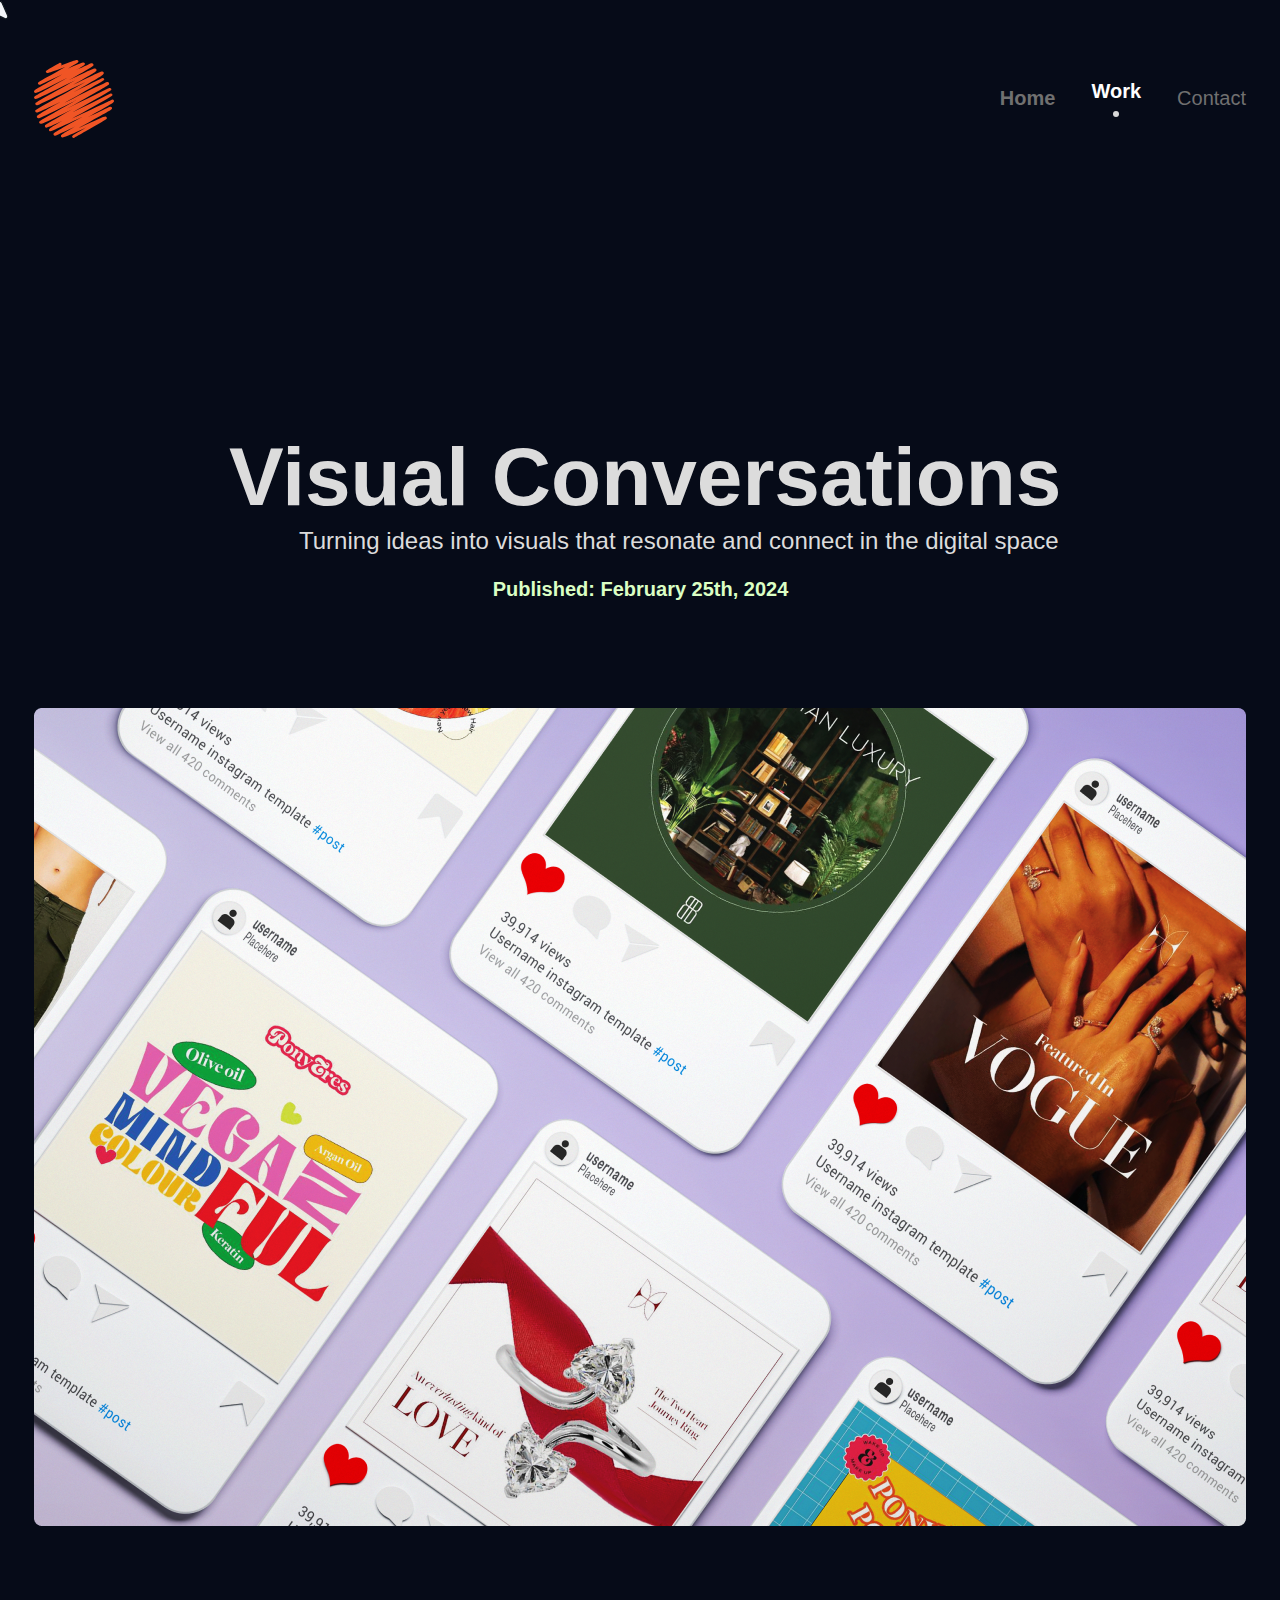
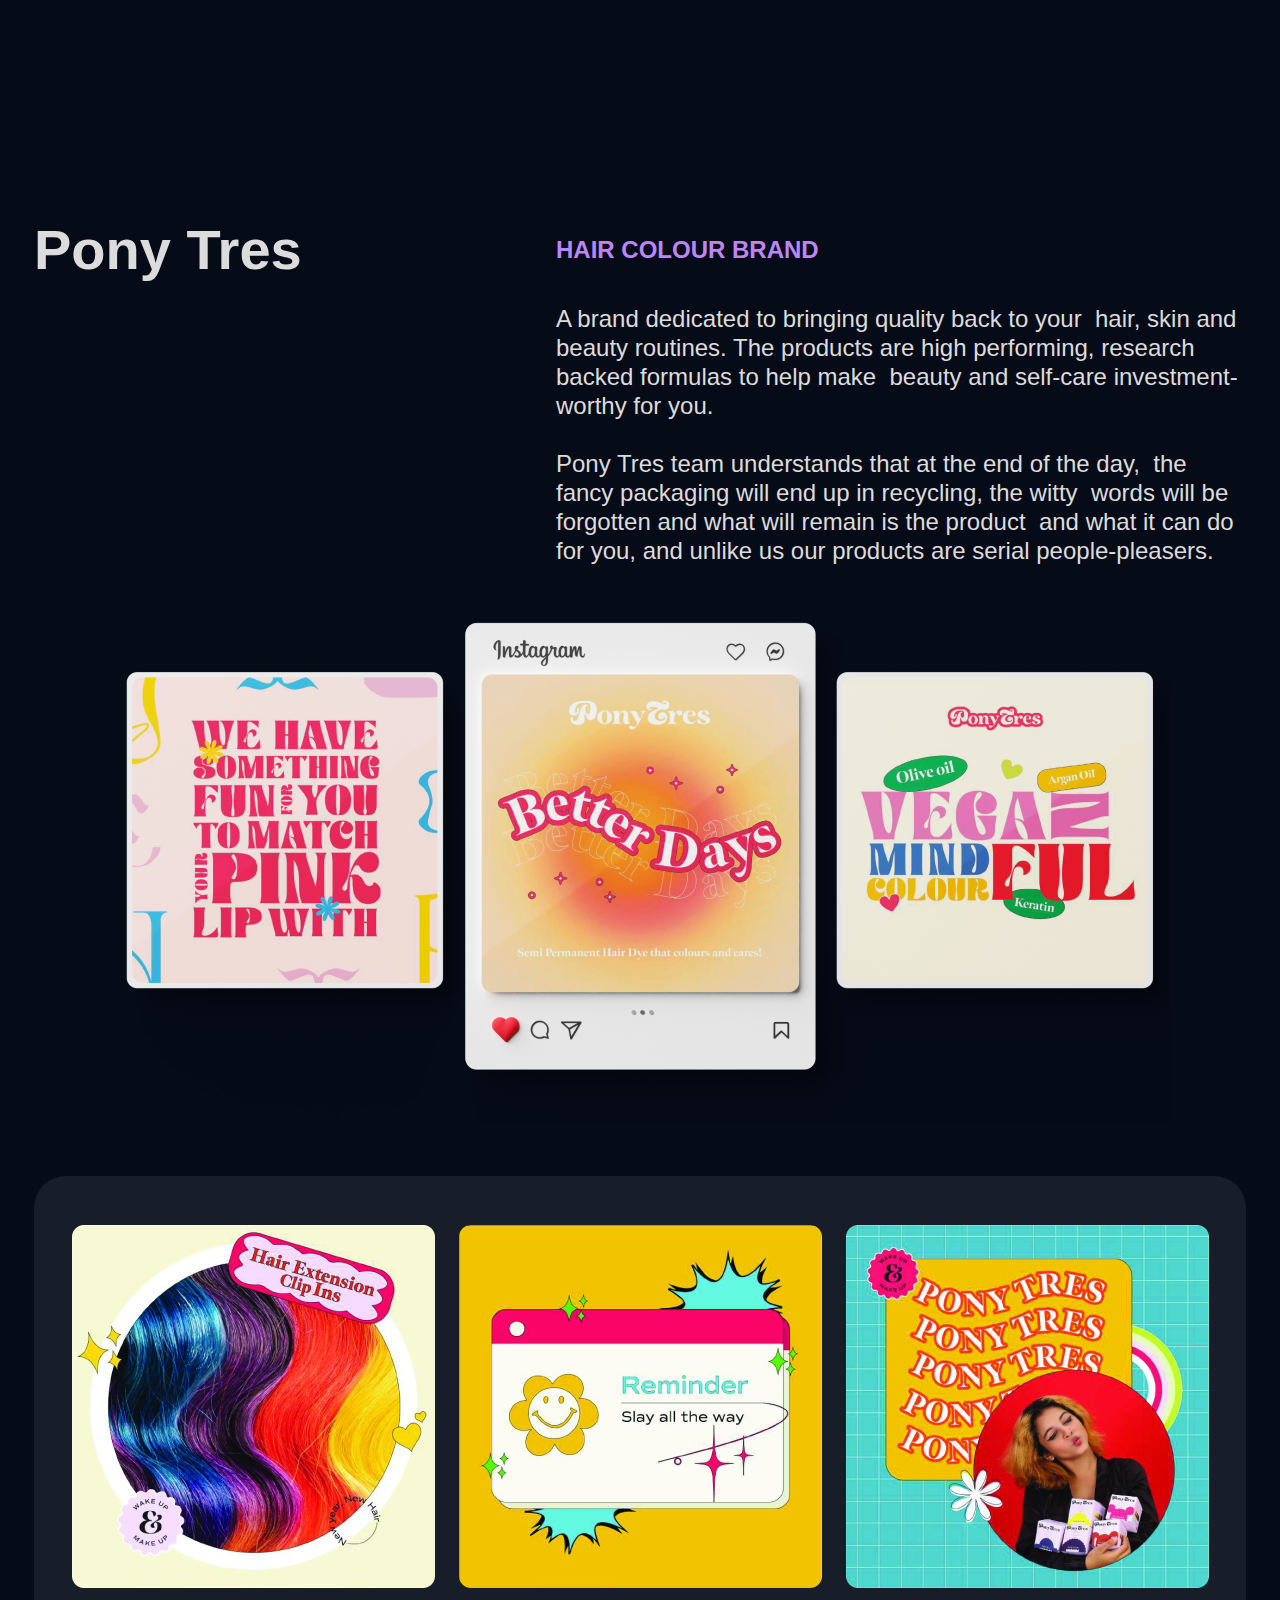
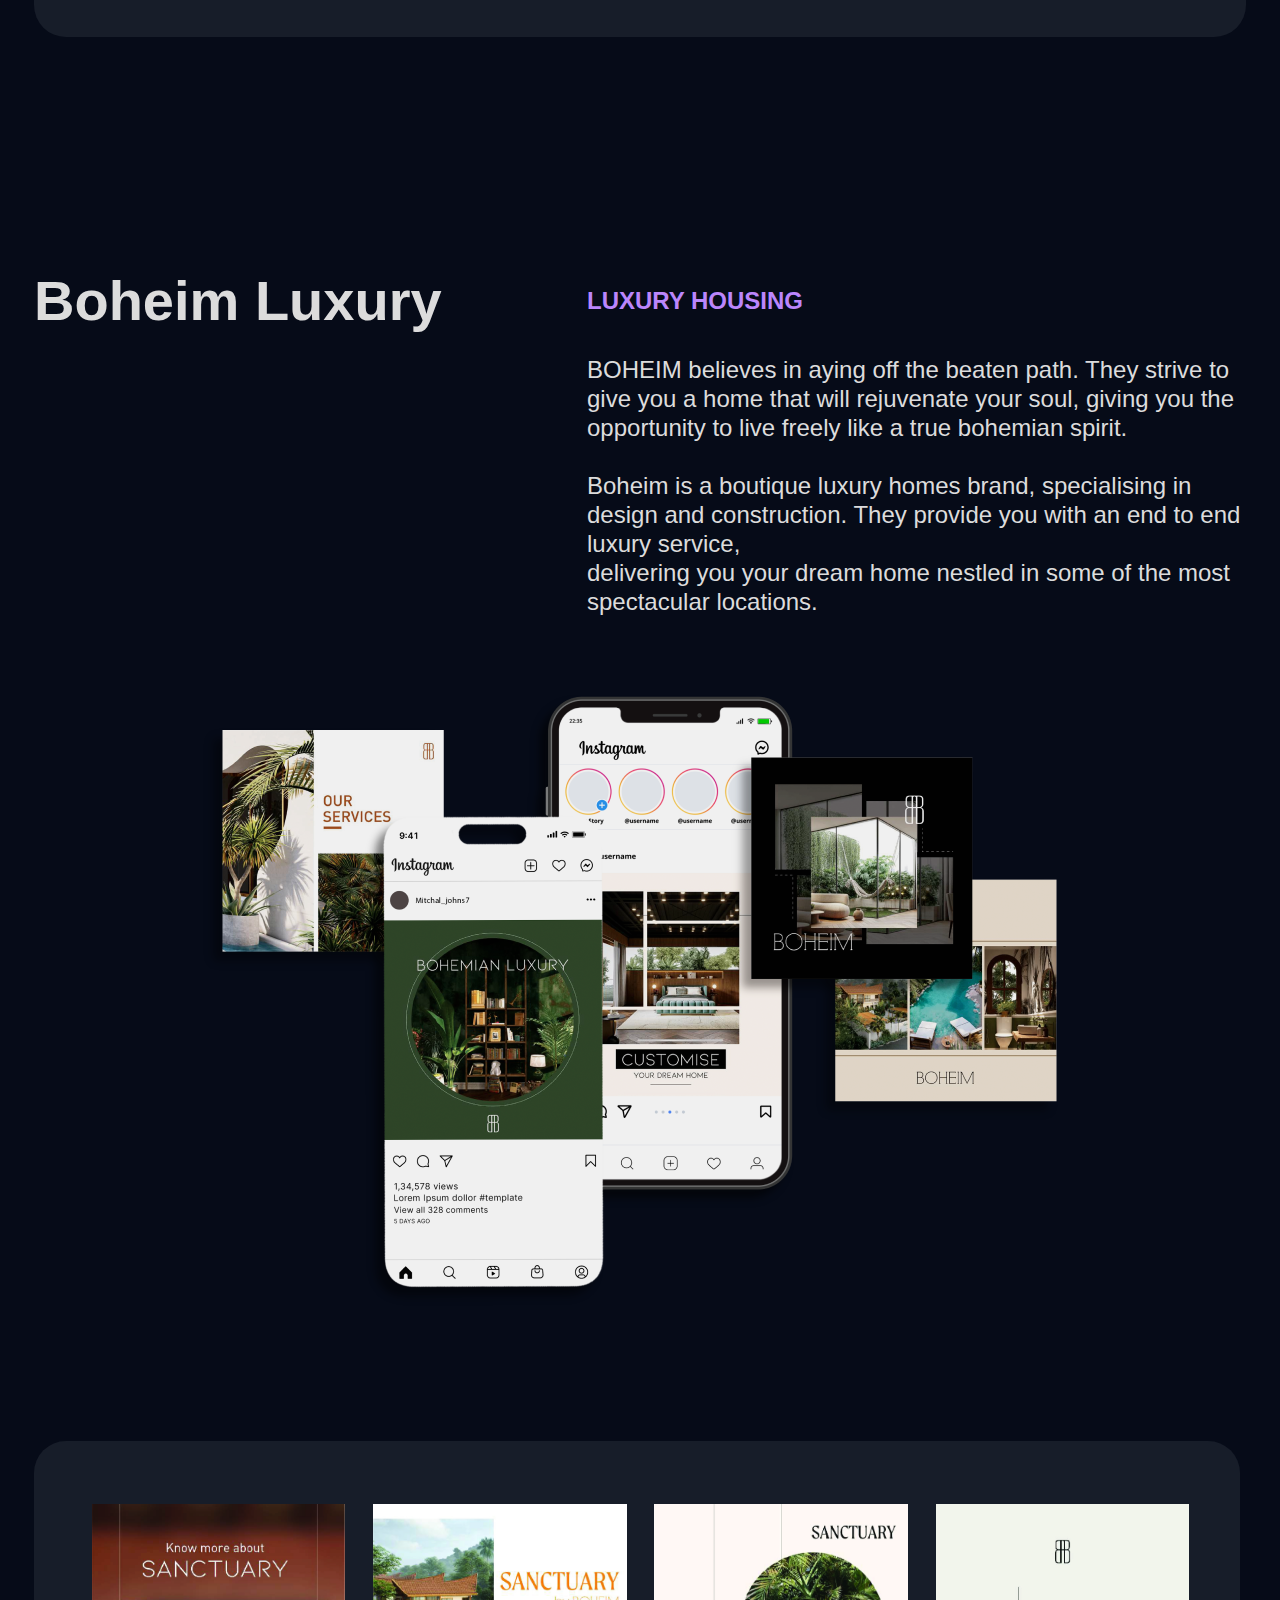
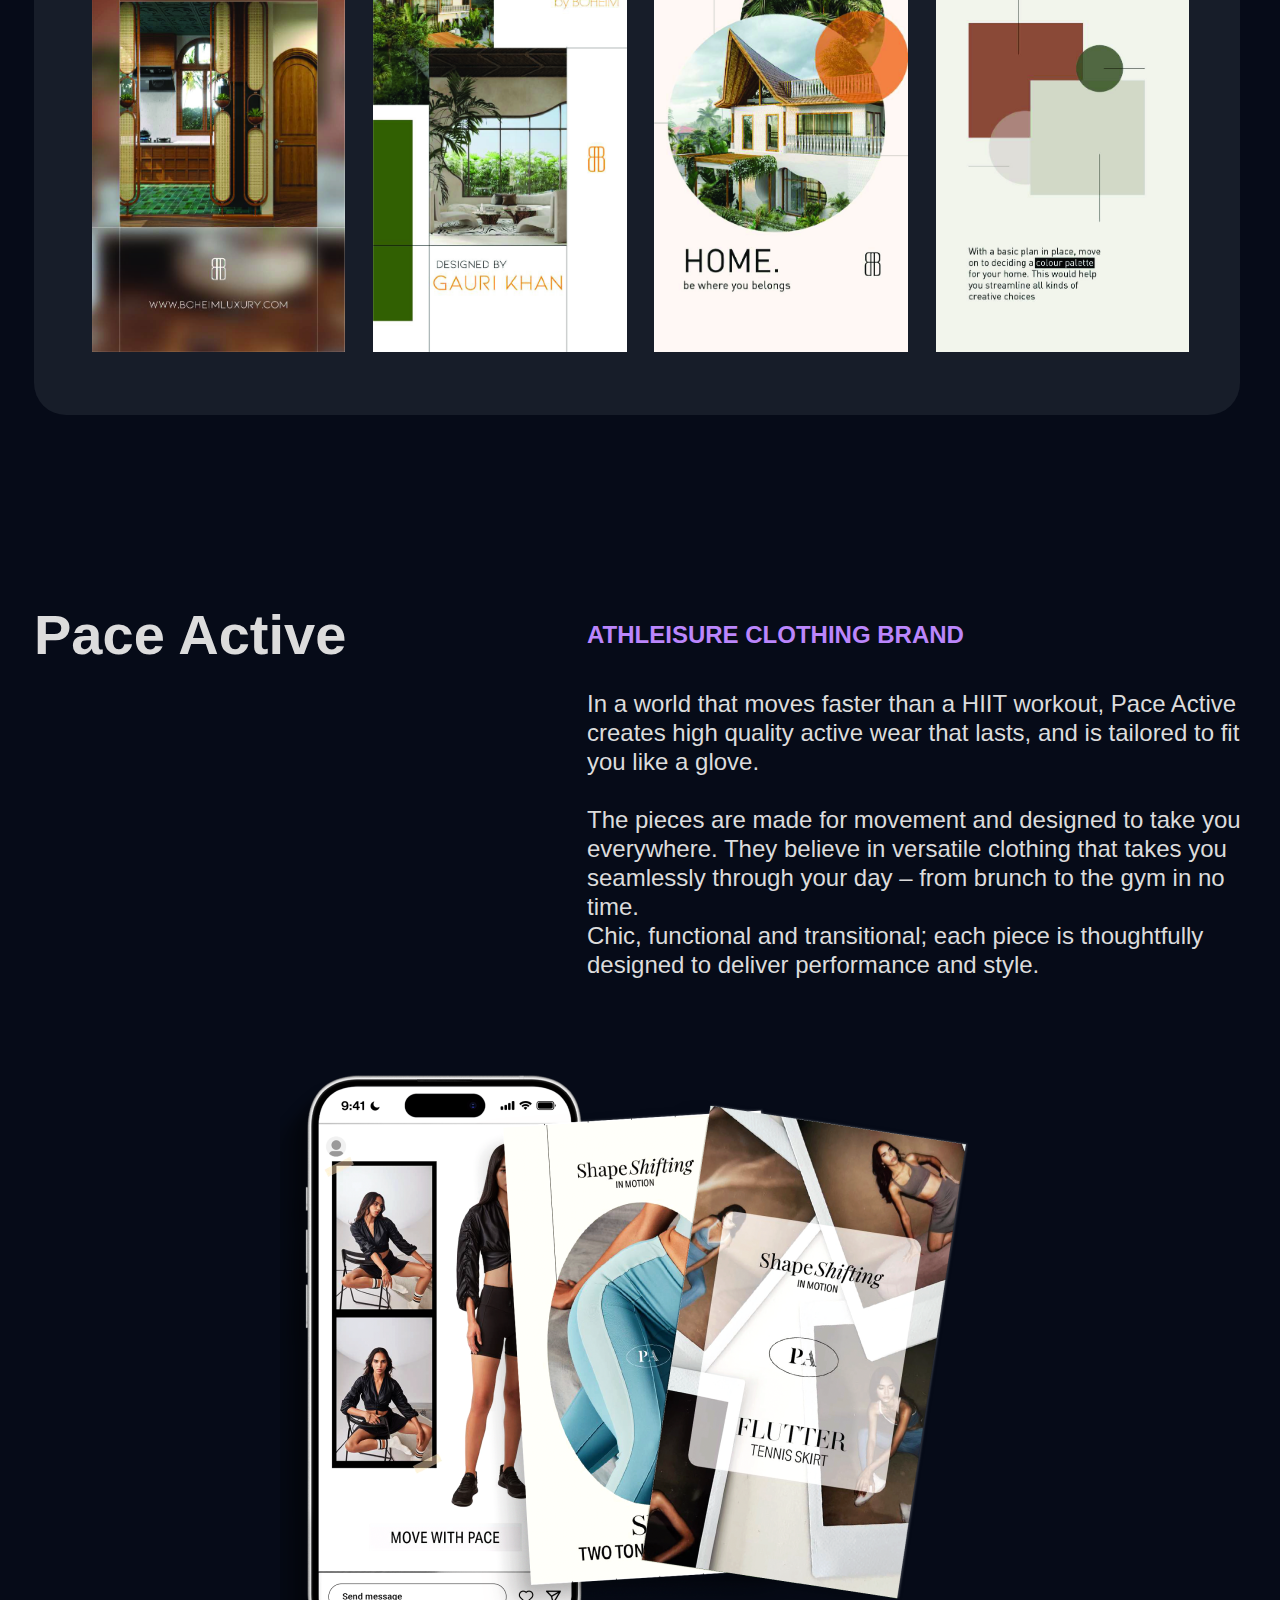
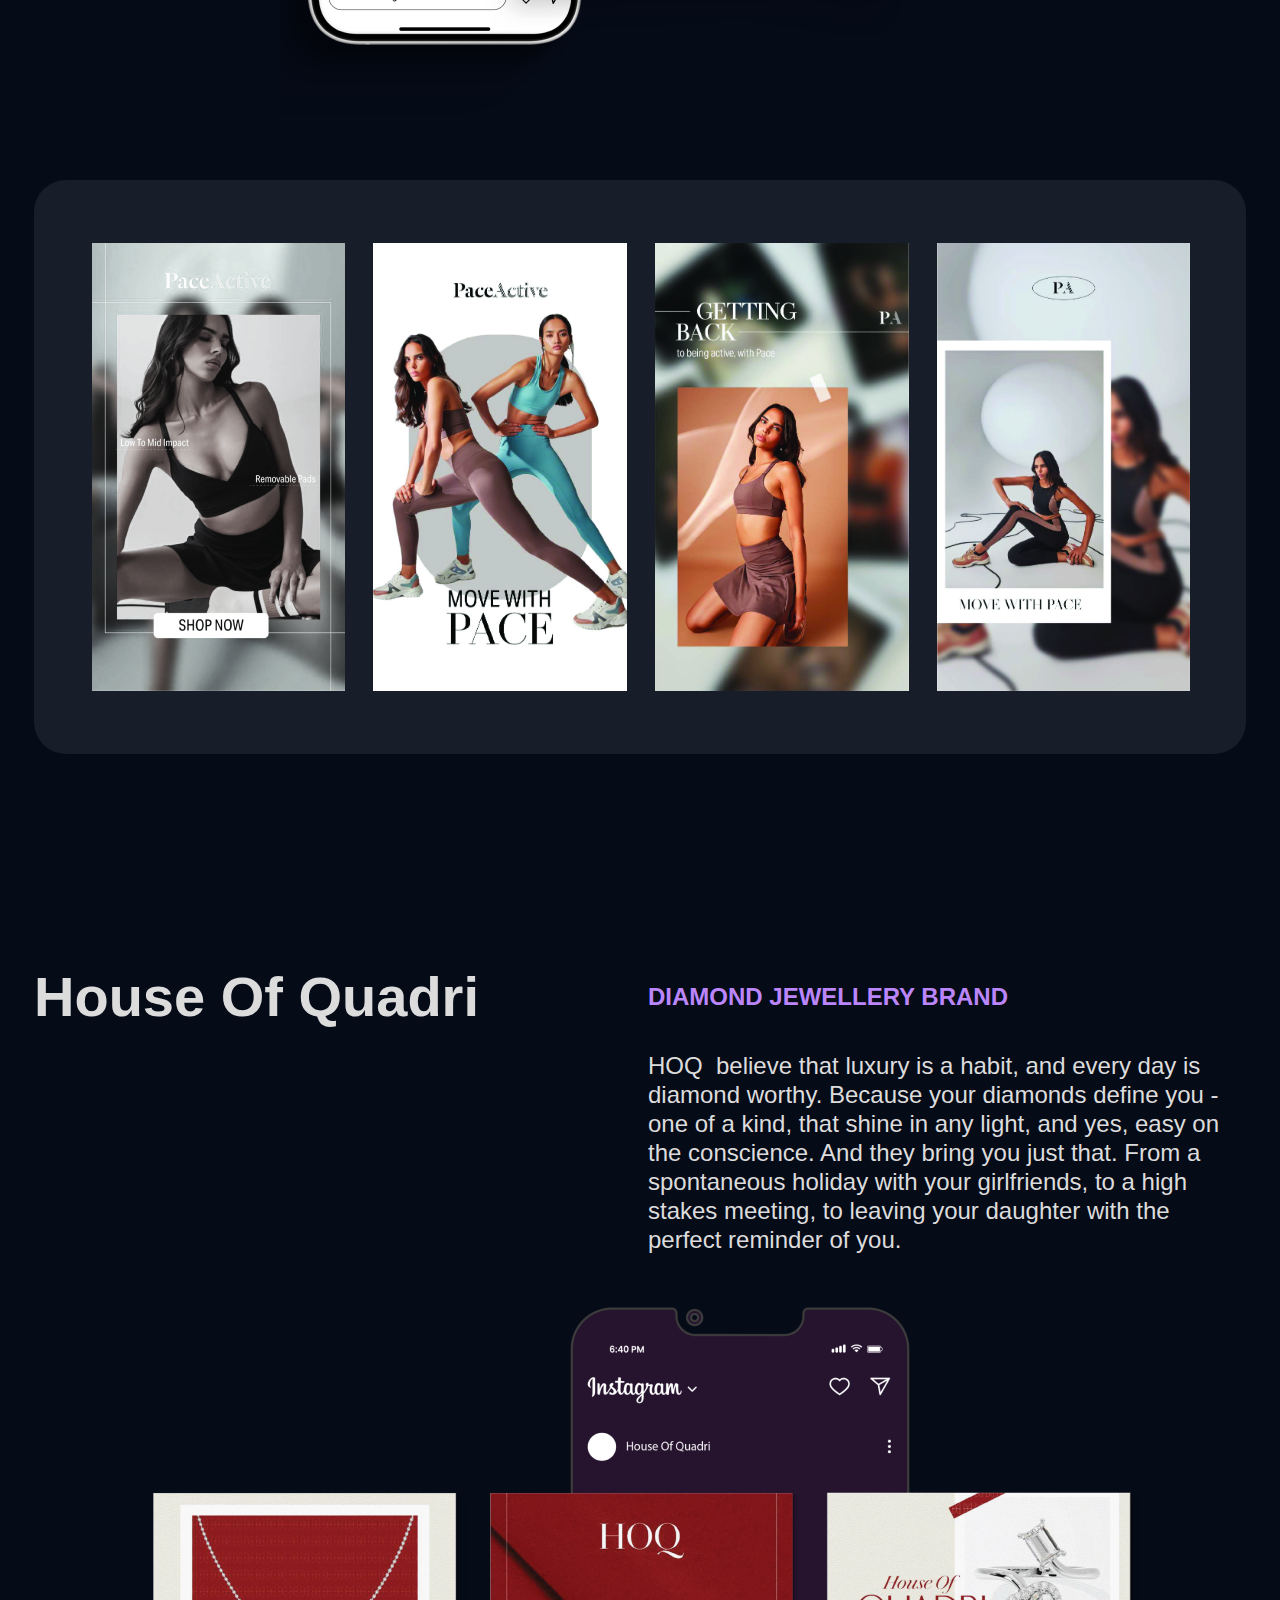
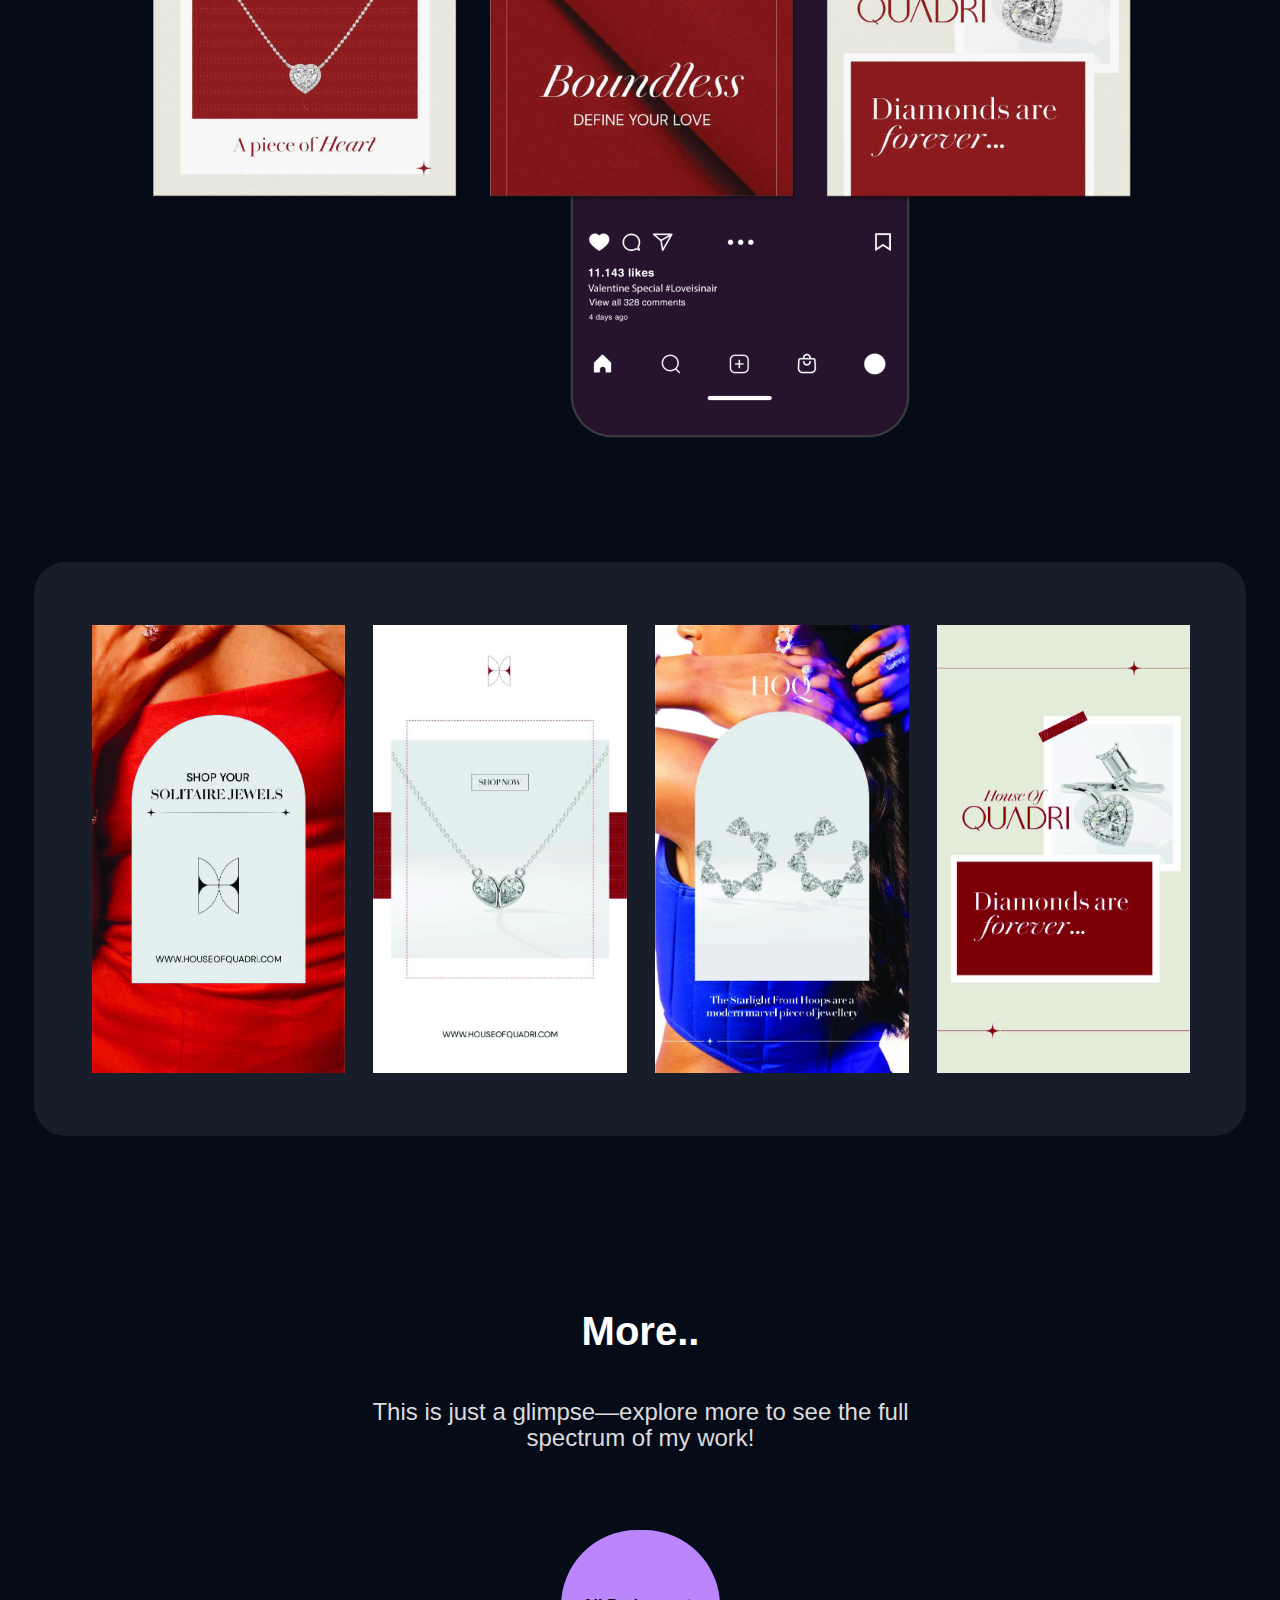
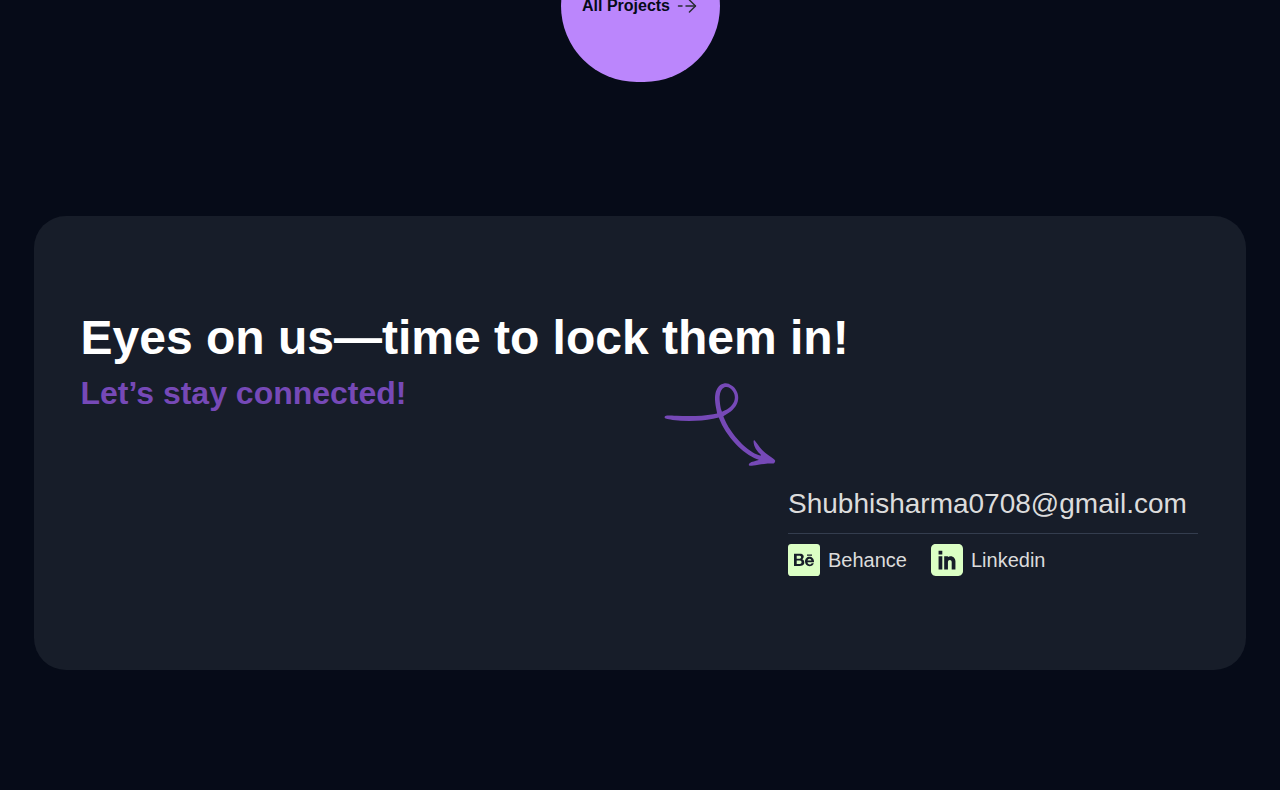
<file: conversation-work.html>
<html>

<head>  
  <link rel="stylesheet" href="tooltip.css" />
  <link rel="shortcut icon" type="image/png" href="img/favicon.ico">
  <style type="text/css">
    [dark-scroll]::-webkit-scrollbar {
      width: 10px;
      height: 10px;
    }

    [dark-scroll]::-webkit-scrollbar-track-piece {
      background-color: #2b2b2b;
      border: 1px solid #1d1d1d;
    }

    [dark-scroll]::-webkit-scrollbar-thumb {
      height: 10px;
      background-color: #4d4d4d;
    }

    [dark-scroll]::-webkit-scrollbar-thumb:hover {
      background-color: #5a5a5a;
    }

    @import url("https://fonts.googleapis.com/css?family=Public+Sans:900,400,600,500,700|League+Spartan:900,700,600,300,800,500,400|Caveat:700|Dosis:500,400,700,800|Inter:500,700,600,400|Lato:400,700,800,600|Jomhuria:400");

    .full-height-a {
      height: 100%;
    }

    .container-center-vertical {
      align-items: center;
      display: flex;
      flex-direction: row;
      height: 100%;
      pointer-events: none;
    }

    .container-center-vertical>* {
      flex-shrink: 0;
      pointer-events: auto;
    }

    .container-center-horizontal {
      display: flex;
      flex-direction: row;
      justify-content: center;
      pointer-events: none;
      width: 100%;
    }

    .container-center-horizontal>* {
      flex-shrink: 0;
      pointer-events: auto;
    }

    .auto-animated div {
      --z-index: -1;
      opacity: 0;
      position: absolute;
    }

    .auto-animated input {
      --z-index: -1;
      opacity: 0;
      position: absolute;
    }

    .auto-animated .container-center-vertical,
    .auto-animated .container-center-horizontal {
      opacity: 1;
    }

    .overlay-base {
      display: none;
      height: 100%;
      opacity: 0;
      position: fixed;
      top: 0;
      width: 100%;
    }

    .overlay-base.animate-appear {
      align-items: center;
      animation: reveal 0.3s ease-in-out 1 normal forwards;
      display: flex;
      flex-direction: column;
      justify-content: center;
      opacity: 0;
    }

    .overlay-base.animate-disappear {
      animation: reveal 0.3s ease-in-out 1 reverse forwards;
      display: block;
      opacity: 1;
      pointer-events: none;
    }

    .overlay-base.animate-disappear * {
      pointer-events: none;
    }

    @keyframes reveal {
      from {
        opacity: 0
      }

      to {
        opacity: 1
      }
    }

    .animate-nodelay {
      animation-delay: 0s;
    }

    .align-self-flex-start {
      align-self: flex-start;
    }

    .align-self-flex-end {
      align-self: flex-end;
    }

    .align-self-flex-center {
      align-self: flex-center;
    }

    .valign-text-middle {
      display: flex;
      flex-direction: column;
      justify-content: center;
    }

    .valign-text-bottom {
      display: flex;
      flex-direction: column;
      justify-content: flex-end;
    }

    input:focus {
      outline: none;
    }

    .hidden,
    .hidden * {
      pointer-events: none;
      visibility: hidden;
    }

    * {
      box-sizing: border-box;
    }

    :root {
      --alto: #dcdcdc;
      --alto-2: #d9d9d9;
      --alto-3: #dedcdc;
      --base-colour: #060b18;
      --black: #000000;
      --black-haze: #f6f6f6;
      --blue-charcoal: #060c18;
      --blue-chill: #129490;
      --blue-dianne: #1a434e;
      --cararra: #ebebeb;
      --charlotte: #baf3f1;
      --dove-gray: #707070;
      --fiord: #424e67;
      --grey---text: #585858;
      --illustration-purple: #7649b7;
      --illustrationnew: #dbffc4;
      --main---lavender: #bb86fc;
      --mirage: #171d29;
      --mountain-mist: #939393;
      --paradiso: #2d7c7a;
      --pink-swan: #b9b9b9;
      --quick-silver: #a4a4a4;
      --rock-blue: #94bcc7;
      --shark: #26282f;
      --silver: #c1c1c1;
      --star-dust: #9c9c9c;
      --steel-gray: #202632;
      --thunder: #2d2d2d;
      --white: #ffffff;
      --yellow-sunshine: #fff100b2;

      --font-size-l: 28px;
      --font-size-m: 24px;
      --font-size-s: 20px;
      --font-size-xl: 40px;
      --font-size-xxl: 48px;
      --font-size-xxxl: 50px;
      --font-size-xxxxl: 56px;

      --font-family-avenir_lt_pro-45book: "Avenir LT Pro-45Book", Helvetica;
      --font-family-avenir_lt_pro-95black: "Avenir LT Pro-95Black", Helvetica;
      --font-family-caveat: "Caveat", Helvetica;
      --font-family-dosis: "Dosis", Helvetica;
      --font-family-inter: "Inter", Helvetica;
      --font-family-jomhuria: "Jomhuria", Helvetica;
      --font-family-lato: "Lato", Helvetica;
      --font-family-league_spartan: "League Spartan", Helvetica;
      --font-family-public_sans: "Public Sans", Helvetica;
    }

    .leaguespartan-normal-alto-20px {
      color: var(--alto);
      font-family: var(--font-family-league_spartan);
      font-size: var(--font-size-s);
      font-style: normal;
      font-weight: 400;
    }

    .leaguespartan-light-alto-24px {
      color: var(--alto);
      font-family: var(--font-family-league_spartan);
      font-size: var(--font-size-m);
      font-style: normal;
      font-weight: 300;
    }

    .leaguespartan-normal-alto-24px {
      color: var(--alto);
      font-family: var(--font-family-league_spartan);
      font-size: var(--font-size-m);
      font-style: normal;
      font-weight: 400;
    }

    .leaguespartan-normal-mountain-mist-16px {
      color: var(--mountain-mist);
      font-family: var(--font-family-league_spartan);
      font-size: 16px;
      font-style: normal;
      font-weight: 400;
    }

    .leaguespartan-medium-alto-28px {
      color: var(--alto);
      font-family: var(--font-family-league_spartan);
      font-size: var(--font-size-l);
      font-style: normal;
      font-weight: 500;
    }

    .leaguespartan-normal-white-14px {
      font-family: var(--font-family-league_spartan);
      font-size: 14px;
      font-style: normal;
      font-weight: 400;
    }

    .publicsans-medium-dove-gray-20px {
      color: var(--dove-gray);
      font-family: var(--font-family-public_sans);
      font-size: var(--font-size-s);
      font-style: normal;
      font-weight: 500;
    }

    .leaguespartan-semi-bold-white-40px {
      color: var(--white);
      font-family: var(--font-family-league_spartan);
      font-size: var(--font-size-xl);
      font-style: normal;
      font-weight: 600;
    }

    .lato-normal-silver-20px {
      color: var(--silver);
      font-family: var(--font-family-lato);
      font-size: var(--font-size-s);
      font-style: normal;
      font-weight: 400;
    }

    .publicsans-semi-bold-white-20px {
      color: var(--white);
      font-family: var(--font-family-public_sans);
      font-size: var(--font-size-s);
      font-style: normal;
      font-weight: 600;
    }

    .publicsans-black-white-48px {
      color: var(--white);
      font-family: var(--font-family-public_sans);
      font-size: var(--font-size-xxl);
      font-style: normal;
      font-weight: 900;
    }

    .publicsans-semi-bold-studio-32px {
      color: var(--illustration-purple);
      font-family: var(--font-family-public_sans);
      font-size: 32px;
      font-style: normal;
      font-weight: 600;
    }

    .leaguespartan-light-alto-20px {
      color: var(--alto);
      font-family: var(--font-family-league_spartan);
      font-size: var(--font-size-s);
      font-style: normal;
      font-weight: 300;
    }

    .leaguespartan-extra-bold-studio-56px {
      color: var(--illustration-purple);
      font-family: var(--font-family-league_spartan);
      font-size: var(--font-size-xxxxl);
      font-style: normal;
      font-weight: 800;
    }

    .publicsans-semi-bold-dove-gray-20px {
      color: var(--dove-gray);
      font-family: var(--font-family-public_sans);
      font-size: var(--font-size-s);
      font-style: normal;
      font-weight: 600;
    }

    .inter-bold-blue-chill-34px {
      color: var(--blue-chill);
      font-family: var(--font-family-inter);
      font-size: 34px;
      font-style: normal;
      font-weight: 700;
    }

    .publicsans-semi-bold-blue-charcoal-16px {
      color: var(--base-colour);
      font-family: var(--font-family-public_sans);
      font-size: 16px;
      font-style: normal;
      font-weight: 600;
    }

    .publicsans-semi-bold-snow-flurry-20px {
      color: var(--illustrationnew);
      font-family: var(--font-family-public_sans);
      font-size: var(--font-size-s);
      font-style: normal;
      font-weight: 600;
    }

    .publicsans-bold-alto-56px {
      color: var(--alto);
      font-family: var(--font-family-public_sans);
      font-size: var(--font-size-xxxxl);
      font-style: normal;
      font-weight: 700;
    }

    .leaguespartan-bold-shark-26px {
      color: var(--shark);
      font-family: var(--font-family-league_spartan);
      font-size: 26px;
      font-style: normal;
      font-weight: 700;
    }

    .leaguespartan-medium-shark-20px {
      color: var(--shark);
      font-family: var(--font-family-league_spartan);
      font-size: var(--font-size-s);
      font-style: normal;
      font-weight: 500;
    }

    .leaguespartan-normal-alto-50px {
      color: var(--alto);
      font-family: var(--font-family-league_spartan);
      font-size: var(--font-size-xxxl);
      font-style: normal;
      font-weight: 400;
    }

    .publicsans-bold-alto-82px {
      color: var(--alto);
      font-family: var(--font-family-public_sans);
      font-size: 82px;
      font-style: normal;
      font-weight: 700;
    }

    .leaguespartan-semi-bold-lavender-24px {
      color: var(--main---lavender);
      font-family: var(--font-family-league_spartan);
      font-size: var(--font-size-m);
      font-style: normal;
      font-weight: 600;
    }

    .leaguespartan-normal-alto-56px {
      color: var(--alto);
      font-family: var(--font-family-league_spartan);
      font-size: var(--font-size-xxxxl);
      font-style: normal;
      font-weight: 400;
    }

    .leaguespartan-normal-snow-flurry-14px {
      color: var(--illustrationnew);
      font-family: var(--font-family-league_spartan);
      font-size: 14px;
      font-style: normal;
      font-weight: 400;
    }

    .lato-normal-silver-24px {
      color: var(--silver);
      font-family: var(--font-family-lato);
      font-size: var(--font-size-m);
      font-style: normal;
      font-weight: 400;
    }

    .lato-semi-bold-black-haze-24px {
      color: var(--black-haze);
      font-family: var(--font-family-lato);
      font-size: var(--font-size-m);
      font-style: normal;
      font-weight: 600;
    }

    .lato-normal-thunder-16px {
      color: var(--thunder);
      font-family: var(--font-family-lato);
      font-size: 16px;
      font-style: normal;
      font-weight: 400;
    }

    .publicsans-bold-alto-20px {
      color: var(--alto);
      font-family: var(--font-family-public_sans);
      font-size: var(--font-size-s);
      font-style: normal;
      font-weight: 700;
    }

    .caveat-bold-snow-flurry-20px {
      color: var(--illustrationnew);
      font-family: var(--font-family-caveat);
      font-size: var(--font-size-s);
      font-style: normal;
      font-weight: 700;
    }

    .leaguespartan-light-alto-28px {
      color: var(--alto);
      font-family: var(--font-family-league_spartan);
      font-size: var(--font-size-l);
      font-style: normal;
      font-weight: 300;
    }

    .leaguespartan-medium-alto-32px {
      color: var(--alto);
      font-family: var(--font-family-league_spartan);
      font-size: 32px;
      font-style: normal;
      font-weight: 500;
    }

    .publicsans-normal-star-dust-20px {
      color: var(--star-dust);
      font-family: var(--font-family-public_sans);
      font-size: var(--font-size-s);
      font-style: normal;
      font-weight: 400;
    }

    .leaguespartan-normal-alto-40px {
      color: var(--alto-3);
      font-family: var(--font-family-league_spartan);
      font-size: var(--font-size-xl);
      font-style: normal;
      font-weight: 400;
    }

    .lato-bold-blue-chill-24px {
      color: var(--blue-chill);
      font-family: var(--font-family-lato);
      font-size: var(--font-size-m);
      font-style: normal;
      font-weight: 700;
    }

    .lato-normal-silver-16px {
      color: var(--silver);
      font-family: var(--font-family-lato);
      font-size: 16px;
      font-style: normal;
      font-weight: 400;
    }

    .lato-bold-silver-20px {
      color: var(--silver);
      font-family: var(--font-family-lato);
      font-size: var(--font-size-s);
      font-style: normal;
      font-weight: 700;
    }

    .lato-extra-bold-silver-20px {
      color: var(--silver);
      font-family: var(--font-family-lato);
      font-size: var(--font-size-s);
      font-style: normal;
      font-weight: 800;
    }

    .frame-2 {
      align-items: center;
      background-color: transparent;
      display: inline-flex;
      flex: 0 0 auto;
      justify-content: center;
      position: relative;
    }

    .frame-3 {
      align-items: center;
      background-color: transparent;
    }

    .frame-37 {
      align-items: center;
      background-color: transparent;
      display: inline-flex;
      flex: 0 0 auto;
      gap: 8px;
      position: relative;
    }

    .layer_1 {
      background-color: transparent;
      position: absolute;
    }

    .frame-48 {
      align-items: flex-start;
      background-color: transparent;
      display: flex;
      flex-direction: column;
      gap: 10px;
      position: relative;
    }

    .rectangle-8 {
      align-self: stretch;
      border-radius: 12px;
      height: 94px;
      position: relative;
      width: 100%;
    }

    /* screen - work-pageu95visual-connversations-social-media */

    .work-pageu95visual-connversations-social-media {
      background-color: var(--base-colour);
      height: 10390px;
      overflow: hidden;
      overflow-x: hidden;
      position: relative;
      width: 1440px;
    }

    .work-pageu95visual-connversations-social-media .frame-3-BCT5kP {
      display: flex;
      justify-content: space-between;
      left: 114px;
      position: absolute;
      top: 60px;
      width: 1212px;
    }

    .work-pageu95visual-connversations-social-media .vector-ScnCQq {
      background-color: transparent;
      height: 77.9747314453125px;
      position: relative;
      width: 80px;
    }

    .work-pageu95visual-connversations-social-media .frame-2-ScnCQq {
      gap: 36px;
    }

    .work-pageu95visual-connversations-social-media .frame-2-f85UC9 {
      flex-direction: column;
      gap: 8px;
    }

    .work-pageu95visual-connversations-social-media .home-iDe3Vc {
      background-color: transparent;
      letter-spacing: 0.00px;
      line-height: normal;
      margin-top: -1.00px;
      position: relative;
      text-align: left;
      white-space: nowrap;
      width: fit-content;
    }

    .work-pageu95visual-connversations-social-media .frame-3-f85UC9 {
      display: inline-flex;
      flex: 0 0 auto;
      flex-direction: column;
      gap: 8px;
      justify-content: center;
      position: relative;
    }

    .work-pageu95visual-connversations-social-media .work-LR1UUh {
      background-color: transparent;
      letter-spacing: 0.00px;
      line-height: normal;
      margin-top: -1.00px;
      position: relative;
      text-align: left;
      white-space: nowrap;
      width: fit-content;
    }

    .work-pageu95visual-connversations-social-media .ellipse-1-LR1UUh {
      background-color: var(--alto-2);
      border-radius: 3px;
      height: 6px;
      position: relative;
      width: 6px;
    }

    .work-pageu95visual-connversations-social-media .contact-f85UC9 {
      background-color: transparent;
      letter-spacing: 0.00px;
      line-height: normal;
      position: relative;
      text-align: left;
      white-space: nowrap;
      width: fit-content;
    }

    .work-pageu95visual-connversations-social-media .title-BCT5kP {
      background-color: transparent;
      height: auto;
      left: 309px;
      letter-spacing: 0.00px;
      line-height: 25px;
      position: absolute;
      text-align: left;
      top: 409px;
      white-space: nowrap;
      width: auto;
    }

    .work-pageu95visual-connversations-social-media .turning-ideas-into-v-BCT5kP {
      background-color: transparent;
      height: auto;
      left: 379px;
      letter-spacing: 0.00px;
      line-height: 29px;
      position: absolute;
      text-align: center;
      top: 502px;
      white-space: nowrap;
      width: auto;
    }

    .work-pageu95visual-connversations-social-media .published-february-25th-2024-BCT5kP {
      background-color: transparent;
      height: auto;
      left: 179px;
      letter-spacing: 0.00px;
      line-height: 29px;
      position: absolute;
      text-align: center;
      top: 575px;
      width: 1083px;
    }

    .work-pageu95visual-connversations-social-media .group-1448-BCT5kP {
      background-color: transparent;
      height: 454px;
      left: 114px;
      position: absolute;
      top: 9816px;
      width: 1212px;
    }

    .work-pageu95visual-connversations-social-media .rectangle-6-W4uu4w {
      height: 454px;
      left: 0px;
      top: 0px;
    }

    .work-pageu95visual-connversations-social-media .frame-38-W4uu4w {
      align-items: flex-start;
      background-color: transparent;
      display: flex;
      flex-direction: column;
      gap: 10px;
      left: 48px;
      position: absolute;
      top: 96px;
      width: 572px;
    }

    .work-pageu95visual-connversations-social-media .eyes-on-ustime-to-lock-them-in-4LrtEo {
      background-color: transparent;
      letter-spacing: 0.00px;
      line-height: normal;
      margin-left: -1.50px;
      margin-right: -205.50px;
      margin-top: -2.50px;
      margin-bottom: 0px;
      position: relative;
      text-align: left;
      white-space: nowrap;
      width: fit-content;
    }

    .work-pageu95visual-connversations-social-media .lets-stay-connected-4LrtEo {
      align-self: stretch;
      background-color: transparent;
      letter-spacing: 0.00px;
      line-height: normal;
      margin-left: -1.50px;
      position: relative;
      text-align: left;
    }

    .work-pageu95visual-connversations-social-media .frame-41-W4uu4w {
      align-items: flex-start;
      background-color: transparent;
      display: flex;
      flex-direction: column;
      gap: 16px;
      left: 754px;
      position: absolute;
      top: 276px;
      width: 410px;
    }

    .work-pageu95visual-connversations-social-media .shubhisharma0708gmailcom-xuSexn {
      align-self: stretch;
      background-color: transparent;
      letter-spacing: 0.00px;
      line-height: 26px;
      margin-top: -1.00px;
      position: relative;
      text-align: left;
    }

    .work-pageu95visual-connversations-social-media .frame-40-xuSexn {
      align-items: flex-start;
      align-self: stretch;
      background-color: transparent;
      display: flex;
      flex: 0 0 auto;
      flex-direction: column;
      gap: 12px;
      position: relative;
      width: 100%;
      border-top: 1px solid #343D4E;
      padding-top: 10px;
    }

    .work-pageu95visual-connversations-social-media .vector-5-nK3NyW {
      background-color: transparent;
      height: 1px;
      margin-top: -0.50px;
      object-fit: cover;
      position: relative;
      width: 410px;
    }

    .work-pageu95visual-connversations-social-media .frame-39-nK3NyW {
      align-items: center;
      background-color: transparent;
      display: inline-flex;
      flex: 0 0 auto;
      gap: 24px;
      position: relative;
    }

    .work-pageu95visual-connversations-social-media .fi_3992590-c4y2Hr {
      background-color: transparent;
      height: 32px;
      position: relative;
      width: 32px;
    }

    .work-pageu95visual-connversations-social-media .behance-c4y2Hr {
      background-color: transparent;
      letter-spacing: 0.00px;
      line-height: 26px;
      position: relative;
      text-align: left;
      white-space: nowrap;
      width: fit-content;
    }

    .work-pageu95visual-connversations-social-media .fi_1051333-EetE92 {
      background-color: transparent;
      height: 32px;
      position: relative;
      width: 32px;
    }

    .work-pageu95visual-connversations-social-media .linkedin-EetE92 {
      background-color: transparent;
      letter-spacing: 0.00px;
      line-height: 26px;
      position: relative;
      text-align: left;
      white-space: nowrap;
      width: fit-content;
    }

    .work-pageu95visual-connversations-social-media .vector-W4uu4w {
      background-color: transparent;
      height: 83px;
      left: 630px;
      position: absolute;
      top: 167px;
      width: 112px;
    }

    .work-pageu95visual-connversations-social-media .frame-491-BCT5kP {
      align-items: center;
      background-color: transparent;
      display: flex;
      flex-direction: column;
      gap: 55px;
      left: 428px;
      position: absolute;
      top: 9316px;
      width: 585px;
    }

    .work-pageu95visual-connversations-social-media .frame-36-0kPTly {
      align-items: center;
      align-self: stretch;
      background-color: transparent;
      display: flex;
      flex: 0 0 auto;
      flex-direction: column;
      gap: 28px;
      position: relative;
      width: 100%;
    }

    .work-pageu95visual-connversations-social-media .more-vWWU9R {
      align-self: stretch;
      background-color: transparent;
      letter-spacing: 0.00px;
      line-height: 32px;
      margin-top: -1.00px;
      position: relative;
      text-align: center;
    }

    .work-pageu95visual-connversations-social-media .this-is-just-a-glimp-vWWU9R {
      background-color: transparent;
      letter-spacing: 0.00px;
      line-height: 26px;
      position: relative;
      text-align: center;
      width: 537px;
    }

    .work-pageu95visual-connversations-social-media .button-components-0kPTly {
      align-items: center;
      background-color: var(--main---lavender);
      border-radius: 160px;
      display: flex;
      gap: 5px;
      height: 152px;
      justify-content: center;
      padding: 12px 24px;
      position: relative;
      width: 159px;
    }

    .button-components-0kPTly:hover {
      transform: scale(1.1);
    }

    .work-pageu95visual-connversations-social-media .all-projects-4C7Gya {
      background-color: transparent;
      letter-spacing: 0.00px;
      line-height: 24px;
      margin-left: -3.00px;
      position: relative;
      text-align: left;
      white-space: nowrap;
      width: fit-content;
    }

    .work-pageu95visual-connversations-social-media .vuesaxbrokenarrow-right-4C7Gya {
      background-color: transparent;
      height: 24px;
      margin-right: -3.00px;
      position: relative;
      width: 24px;
    }

    .work-pageu95visual-connversations-social-media .x28604743_rrs20_2-1-BCT5kP {
      background-color: transparent;
      height: 818px;
      left: 114px;
      object-fit: cover;
      position: absolute;
      top: 708px;
      width: 1212px;
    }

    .work-pageu95visual-connversations-social-media .pony-tres-BCT5kP {
      background-color: transparent;
      height: auto;
      left: 114px;
      letter-spacing: 0.00px;
      line-height: 67px;
      position: absolute;
      text-align: left;
      top: 1816px;
      white-space: nowrap;
      width: auto;
    }

    .work-pageu95visual-connversations-social-media .boheim-luxury-BCT5kP {
      background-color: transparent;
      height: auto;
      left: 114px;
      letter-spacing: 0.00px;
      line-height: 67px;
      position: absolute;
      text-align: left;
      top: 3467px;
      white-space: nowrap;
      width: auto;
    }

    .work-pageu95visual-connversations-social-media .pace-active-BCT5kP {
      background-color: transparent;
      height: auto;
      left: 114px;
      letter-spacing: 0.00px;
      line-height: 67px;
      position: absolute;
      text-align: left;
      top: 5401px;
      white-space: nowrap;
      width: auto;
    }

    .work-pageu95visual-connversations-social-media .house-of-quadri-BCT5kP {
      background-color: transparent;
      height: auto;
      left: 114px;
      letter-spacing: 0.00px;
      line-height: 67px;
      position: absolute;
      text-align: left;
      top: 7363px;
      white-space: nowrap;
      width: auto;
    }

    .work-pageu95visual-connversations-social-media .a-brand-dedicated-to-BCT5kP {
      background-color: transparent;
      height: auto;
      left: 636px;
      letter-spacing: 0.00px;
      line-height: 29px;
      position: absolute;
      text-align: left;
      top: 1880px;
      width: 690px;
    }

    .work-pageu95visual-connversations-social-media .hair-colour-brand-BCT5kP {
      background-color: transparent;
      height: auto;
      left: 636px;
      letter-spacing: 0.00px;
      line-height: 29px;
      position: absolute;
      text-align: left;
      top: 1835px;
      white-space: nowrap;
      width: auto;
    }

    .work-pageu95visual-connversations-social-media .boheim-believes-in-s-BCT5kP {
      background-color: transparent;
      height: auto;
      left: 667px;
      letter-spacing: 0.00px;
      line-height: 29px;
      position: absolute;
      text-align: left;
      top: 3531px;
      width: 659px;
    }

    .work-pageu95visual-connversations-social-media .in-a-world-that-move-BCT5kP {
      background-color: transparent;
      height: auto;
      left: 667px;
      letter-spacing: 0.00px;
      line-height: 29px;
      position: absolute;
      text-align: left;
      top: 5465px;
      width: 659px;
    }

    .work-pageu95visual-connversations-social-media .hoq-believe-that-lux-BCT5kP {
      background-color: transparent;
      height: auto;
      left: 728px;
      letter-spacing: 0.00px;
      line-height: 29px;
      position: absolute;
      text-align: left;
      top: 7427px;
      width: 598px;
    }

    .work-pageu95visual-connversations-social-media .x26524680_2400-1-BCT5kP {
      background-color: transparent;
      height: 514px;
      left: 191px;
      position: absolute;
      top: 2208px;
      width: 1059px;
    }

    .work-pageu95visual-connversations-social-media .rectangle-6-BCT5kP {
      height: 461px;
      left: 114px;
      top: 2776px;
    }

    .work-pageu95visual-connversations-social-media .rectangle-7-BCT5kP {
      background-color: var(--mirage);
      border-radius: 32px;
      height: 574px;
      left: 114px;
      position: absolute;
      top: 4641px;
      width: 1206px;
    }

    .work-pageu95visual-connversations-social-media .rectangle-8-BCT5kP {
      background-color: var(--mirage);
      border-radius: 32px;
      height: 574px;
      left: 114px;
      position: absolute;
      top: 6580px;
      width: 1212px;
    }

    .work-pageu95visual-connversations-social-media .rectangle-9-BCT5kP {
      background-color: var(--mirage);
      border-radius: 32px;
      height: 574px;
      left: 114px;
      position: absolute;
      top: 8562px;
      width: 1212px;
    }

    .work-pageu95visual-connversations-social-media .frame-492-BCT5kP {
      align-items: center;
      background-color: transparent;
      display: inline-flex;
      gap: 24px;
      left: 152px;
      position: absolute;
      top: 2825px;
    }

    .work-pageu95visual-connversations-social-media .asset-204x-100-1-TFNagb {
      background-color: transparent;
      height: 363px;
      object-fit: cover;
      position: relative;
      width: 363px;
    }

    .work-pageu95visual-connversations-social-media .asset-224x-100-1-TFNagb {
      background-color: transparent;
      height: 363px;
      object-fit: cover;
      position: relative;
      width: 363px;
    }

    .work-pageu95visual-connversations-social-media .asset-134x-100-1-TFNagb {
      background-color: transparent;
      height: 363px;
      object-fit: cover;
      position: relative;
      width: 363px;
    }

    .work-pageu95visual-connversations-social-media .x285690566_1c23e380-9-BCT5kP {
      background-color: transparent;
      height: 641px;
      left: 278px;
      position: absolute;
      top: 3876px;
      width: 884px;
    }

    .work-pageu95visual-connversations-social-media .asset-614x-100-1-BCT5kP {
      background-color: transparent;
      height: 448px;
      left: 172px;
      object-fit: cover;
      position: absolute;
      top: 4704px;
      width: 253px;
    }

    .work-pageu95visual-connversations-social-media .asset-604x-100-1-BCT5kP {
      background-color: transparent;
      height: 448px;
      left: 453px;
      object-fit: cover;
      position: absolute;
      top: 4704px;
      width: 254px;
    }

    .work-pageu95visual-connversations-social-media .asset-564x-100-1-BCT5kP {
      background-color: transparent;
      height: 448px;
      left: 734px;
      object-fit: cover;
      position: absolute;
      top: 4704px;
      width: 254px;
    }

    .work-pageu95visual-connversations-social-media .asset-594x-100-1-BCT5kP {
      background-color: transparent;
      height: 448px;
      left: 1016px;
      object-fit: cover;
      position: absolute;
      top: 4704px;
      width: 253px;
    }

    .work-pageu95visual-connversations-social-media .frame-493-BCT5kP {
      align-items: center;
      background-color: transparent;
      display: inline-flex;
      gap: 28px;
      left: 172px;
      position: absolute;
      top: 6643px;
    }

    .work-pageu95visual-connversations-social-media .frame-494-BCT5kP {
      align-items: center;
      background-color: transparent;
      display: inline-flex;
      gap: 28px;
      left: 172px;
      position: absolute;
      top: 8625px;
    }

    .work-pageu95visual-connversations-social-media .luxury-housing-BCT5kP {
      background-color: transparent;
      height: auto;
      left: 667px;
      letter-spacing: 0.00px;
      line-height: 29px;
      position: absolute;
      text-align: left;
      top: 3486px;
      white-space: nowrap;
      width: auto;
    }

    .work-pageu95visual-connversations-social-media .athleisure-clothing-brand-BCT5kP {
      background-color: transparent;
      height: auto;
      left: 667px;
      letter-spacing: 0.00px;
      line-height: 29px;
      position: absolute;
      text-align: left;
      top: 5420px;
      white-space: nowrap;
      width: auto;
    }

    .work-pageu95visual-connversations-social-media .diamond-jewellery-brand-BCT5kP {
      background-color: transparent;
      height: auto;
      left: 728px;
      letter-spacing: 0.00px;
      line-height: 29px;
      position: absolute;
      text-align: left;
      top: 7382px;
      white-space: nowrap;
      width: auto;
    }

    .work-pageu95visual-connversations-social-media .x406015466_6744fc74-9-BCT5kP {
      background-color: transparent;
      height: 743px;
      left: 360px;
      position: absolute;
      top: 5797px;
      width: 714px;
    }

    .work-pageu95visual-connversations-social-media .x373587396_8a3b34f0-a-BCT5kP {
      background-color: transparent;
      height: 769px;
      left: 218px;
      position: absolute;
      top: 7690px;
      width: 1004px;
    }

    .work-pageu95visual-connversations-social-media .asset-564x-100-2 {
      background-color: transparent;
      height: 448px;
      object-fit: cover;
      position: relative;
      width: 254px;
    }

    .work-pageu95visual-connversations-social-media .asset-594x-100-2 {
      background-color: transparent;
      height: 448px;
      object-fit: cover;
      position: relative;
      width: 253px;
    }

    .work-pageu95visual-connversations-social-media .asset-604x-100-2 {
      background-color: transparent;
      height: 448px;
      object-fit: cover;
      position: relative;
      width: 254px;
    }

    .work-pageu95visual-connversations-social-media .asset-614x-100-2 {
      background-color: transparent;
      height: 448px;
      object-fit: cover;
      position: relative;
      width: 253px;
    }

    .work-pageu95visual-connversations-social-media .rectangle-6 {
      background-color: var(--mirage);
      border-radius: 32px;
      position: absolute;
      width: 1212px;
    }
  </style>
</head>

<body style="margin: 0px; background: rgb(6, 11, 24); overflow-x: hidden;" dark-scroll="">
  <div class="curzr" hidden>
    <svg xmlns="http://www.w3.org/2000/svg" viewBox="0 0 32 32">
      <path class="inner" d="M25,30a5.82,5.82,0,0,1-1.09-.17l-.2-.07-7.36-3.48a.72.72,0,0,0-.35-.08.78.78,0,0,0-.33.07L8.24,29.54a.66.66,0,0,1-.2.06,5.17,5.17,0,0,1-1,.15,3.6,3.6,0,0,1-3.29-5L12.68,4.2a3.59,3.59,0,0,1,6.58,0l9,20.74A3.6,3.6,0,0,1,25,30Z" fill="#F2F5F8" />
      <path class="outer" d="M16,3A2.59,2.59,0,0,1,18.34,4.6l9,20.74A2.59,2.59,0,0,1,25,29a5.42,5.42,0,0,1-.86-.15l-7.37-3.48a1.84,1.84,0,0,0-.77-.17,1.69,1.69,0,0,0-.73.16l-7.4,3.31a5.89,5.89,0,0,1-.79.12,2.59,2.59,0,0,1-2.37-3.62L13.6,4.6A2.58,2.58,0,0,1,16,3m0-2h0A4.58,4.58,0,0,0,11.76,3.8L2.84,24.33A4.58,4.58,0,0,0,7,30.75a6.08,6.08,0,0,0,1.21-.17,1.87,1.87,0,0,0,.4-.13L16,27.18l7.29,3.44a1.64,1.64,0,0,0,.39.14A6.37,6.37,0,0,0,25,31a4.59,4.59,0,0,0,4.21-6.41l-9-20.75A4.62,4.62,0,0,0,16,1Z" fill="#111920" />
    </svg>
  </div>
  <div class="container-center-horizontal">
    <div class="work-pageu95visual-connversations-social-media screen " data-id="497:101">
      <div class="frame-3-BCT5kP frame-3" data-id="497:102">
        <a href="index.html">
          <img class="vector-ScnCQq" src="img/vector-1.svg" alt="Logo">
        </a>
        <div class="frame-2-ScnCQq frame-2" data-id="497:104">
          <a href="index.html">
            <div class="frame-2-f85UC9 frame-2" data-id="497:105">
              <div class="home-iDe3Vc publicsans-semi-bold-dove-gray-20px" data-id="497:106">Home</div>
            </div>
          </a>
          <div class="frame-3-f85UC9 frame-3" data-id="497:107">
            <div class="work-LR1UUh publicsans-semi-bold-white-20px" data-id="497:108">Work</div>
            <div class="ellipse-1-LR1UUh" data-id="497:109"></div>
          </div>
          <div class="contact-f85UC9 publicsans-medium-dove-gray-20px" onclick="contact()">Contact</div>
        </div>
      </div>
      <h1 class="title-BCT5kP publicsans-bold-alto-82px" data-id="497:111">Visual Conversations</h1>
      <p class="turning-ideas-into-v-BCT5kP leaguespartan-light-alto-24px" data-id="497:112">Turning ideas into visuals
        that resonate and connect in the digital space</p>
      <div class="published-february-25th-2024-BCT5kP publicsans-semi-bold-snow-flurry-20px" data-id="497:113">
        Published: February 25th, 2024</div>
      <div class="group-1448-BCT5kP" data-id="497:202">
        <div class="rectangle-6-W4uu4w rectangle-6" data-id="497:203"></div>
        <div class="frame-38-W4uu4w" data-id="497:204">
          <p class="eyes-on-ustime-to-lock-them-in-4LrtEo publicsans-black-white-48px" data-id="497:205">Eyes on us—time
            to lock them in!</p>
          <div class="lets-stay-connected-4LrtEo publicsans-semi-bold-studio-32px" data-id="497:206">Let’s stay
            connected!</div>
        </div>
        <div class="frame-41-W4uu4w" data-id="497:207">
          <div class="tooltip shubhisharma0708gmailcom-xuSexn leaguespartan-medium-alto-28px"
            onclick="copyEmailId()" onmouseout="outFunc()">
            Shubhisharma0708@gmail.com
            <span class="tooltiptext" id="myTooltip">Copy to clipboard</span>
          </div>
          <div class="frame-40-xuSexn" data-id="497:209">
            <div class="frame-39-nK3NyW" data-id="497:211">
              <a href="https://www.behance.net/shubhishar9bbd" target="_blank">
              <div class="frame-37" data-id="497:212"><img class="fi_3992590-c4y2Hr" data-id="497:213"
                  src="img/behance.svg"
                  alt="fi_3992590">
                <div class="behance-c4y2Hr leaguespartan-normal-alto-20px" data-id="497:219">Behance</div>
              </div>
              </a>
              <a href="https://www.linkedin.com/in/shubhangisharma07/" target="_blank">
              <div class="frame-37" data-id="497:220"><img class="fi_1051333-EetE92" data-id="497:221"
                  src="img/linkedin.svg"
                  alt="fi_1051333">
                <div class="linkedin-EetE92 leaguespartan-normal-alto-20px" data-id="497:223">Linkedin</div>
              </div>
              </a>
            </div>
          </div>
        </div><img class="vector-W4uu4w" data-id="497:224"
          src="img/vector-26.svg"
          alt="Vector">
      </div>
      <div class="frame-491-BCT5kP" data-id="497:225">
        <div class="frame-36-0kPTly" data-id="497:226">
          <div class="more-vWWU9R leaguespartan-semi-bold-white-40px" data-id="497:227">More..</div>
          <p class="this-is-just-a-glimp-vWWU9R leaguespartan-light-alto-24px" data-id="497:228">This is just a
            glimpse—explore more to see the full spectrum of my work!</p>
        </div><a href="visual-work.html" style="text-decoration: none;">
          <div class="button-components-0kPTly" data-id="497:229" data-hotspot-id="hp-0">
            <div class="all-projects-4C7Gya publicsans-semi-bold-blue-charcoal-16px" data-id="497:231">All Projects
            </div><img class="vuesaxbrokenarrow-right-4C7Gya" data-id="497:232"
              src="img/vuesax-broken-arrow-right.svg"
              alt="vuesax/broken/arrow-right">
          </div>
        </a>
      </div><img class="x28604743_rrs20_2-1-BCT5kP" data-id="499:239"
        src="img/28604743-rrs20-2-1.png"
        alt="28604743_rrs20_2 1">
      <div class="pony-tres-BCT5kP publicsans-bold-alto-56px" data-id="499:240">Pony Tres</div>
      <div class="boheim-luxury-BCT5kP publicsans-bold-alto-56px" data-id="502:248">Boheim Luxury</div>
      <div class="pace-active-BCT5kP publicsans-bold-alto-56px" data-id="503:262">Pace Active</div>
      <div class="house-of-quadri-BCT5kP publicsans-bold-alto-56px" data-id="508:278">House Of Quadri</div>
      <p class="a-brand-dedicated-to-BCT5kP leaguespartan-light-alto-24px" data-id="499:241">A brand dedicated to
        bringing quality back to your&nbsp;&nbsp;hair, skin and beauty routines. The products are high performing,
        research backed formulas to help make&nbsp;&nbsp;beauty and self-care investment-worthy for you. <br><br>Pony
        Tres team understands that at the end of the day,&nbsp;&nbsp;the fancy packaging will end up in recycling, the
        witty&nbsp;&nbsp;words will be forgotten and what will remain is the product&nbsp;&nbsp;and what it can do for
        you, and unlike us our products are serial people-pleasers.</p>
      <div class="hair-colour-brand-BCT5kP leaguespartan-semi-bold-lavender-24px" data-id="503:259">HAIR COLOUR BRAND
      </div>
      <p class="boheim-believes-in-s-BCT5kP leaguespartan-light-alto-24px" data-id="502:249">BOHEIM believes in  aying
        off the beaten path. They strive to give you a home that will rejuvenate your soul, giving you the opportunity
        to live freely like a true bohemian spirit.&nbsp;&nbsp;<br><br>Boheim is a boutique luxury homes brand,
        specialising in design and construction. They provide you with an end to end luxury
        service,&nbsp;&nbsp;<br>delivering you your dream home nestled in some of the most spectacular locations.</p>
      <p class="in-a-world-that-move-BCT5kP leaguespartan-light-alto-24px" data-id="503:263"> In a world that moves
        faster than a HIIT workout, Pace Active creates high quality active wear that lasts, and is tailored to fit you
        like a glove. <br><br>The pieces are made for movement and designed to take you everywhere. They believe in
        versatile clothing that takes you seamlessly through your day – from brunch to the gym in no time. <br>Chic,
        functional and transitional; each piece is thoughtfully designed to deliver performance and style.</p>
      <p class="hoq-believe-that-lux-BCT5kP leaguespartan-light-alto-24px" data-id="508:279"> HOQ&nbsp;&nbsp;believe
        that luxury is a habit, and every day is diamond worthy. Because your diamonds define you - one of a kind, that
        shine in any light, and yes, easy on the conscience. And they bring you just that. From a spontaneous holiday
        with your girlfriends, to a high stakes meeting, to leaving your daughter with the perfect reminder of you.</p>
      <img class="x26524680_2400-1-BCT5kP" data-id="499:242"
        src="img/26524680-2400-1.png"
        alt="26524680_2400 1">
      <div class="rectangle-6-BCT5kP rectangle-6" data-id="499:244"></div>
      <div class="rectangle-7-BCT5kP" data-id="502:253"></div>
      <div class="rectangle-8-BCT5kP" data-id="508:272"></div>
      <div class="rectangle-9-BCT5kP" data-id="510:282"></div>
      <div class="frame-492-BCT5kP" data-id="499:247"><img class="asset-204x-100-1-TFNagb" data-id="499:243"
          src="img/asset-20-4x-100-1@2x.png"
          alt="Asset 20@4x-100 1"><img class="asset-224x-100-1-TFNagb" data-id="499:245"
          src="img/asset-22-4x-100-1@2x.png"
          alt="Asset 22@4x-100 1"><img class="asset-134x-100-1-TFNagb" data-id="499:246"
          src="img/asset-13-4x-100-1@2x.png"
          alt="Asset 13@4x-100 1"></div><img class="x285690566_1c23e380-9-BCT5kP" data-id="502:251"
        src="img/285690566-1c23e380-9e82-45b5-bc2a-f2beaf64a2ae-1.png"
        alt="285690566_1c23e380-9e82-45b5-bc2a-f2beaf64a2ae 1"><img class="asset-614x-100-1-BCT5kP" data-id="502:252"
        src="img/asset-61-4x-100-1.png"
        alt="Asset 61@4x-100 1"><img class="asset-604x-100-1-BCT5kP" data-id="502:255"
        src="img/asset-60-4x-100-1.png"
        alt="Asset 60@4x-100 1"><img class="asset-564x-100-1-BCT5kP" data-id="502:254"
        src="img/asset-56-4x-100-1.png"
        alt="Asset 56@4x-100 1"><img class="asset-594x-100-1-BCT5kP" data-id="502:256"
        src="img/asset-59-4x-100-1.png"
        alt="Asset 59@4x-100 1">
      <div class="frame-493-BCT5kP" data-id="508:277"><img class="asset-614x-100-2" data-id="508:273"
          src="img/asset-61-4x-100-2-1@2x.png"
          alt="Asset 61@4x-100 2"><img class="asset-564x-100-2" data-id="508:275"
          src="img/asset-56-4x-100-2.png"
          alt="Asset 56@4x-100 2"><img class="asset-604x-100-2" data-id="508:274"
          src="img/asset-60-4x-100-2.png"
          alt="Asset 60@4x-100 2"><img class="asset-594x-100-2" data-id="508:276"
          src="img/asset-59-4x-100-2.png"
          alt="Asset 59@4x-100 2"></div>
      <div class="frame-494-BCT5kP" data-id="510:283"><img class="asset-614x-100-2" data-id="510:284"
          src="img/asset-61-4x-100-2.png"
          alt="Asset 61@4x-100 2"><img class="asset-564x-100-2" data-id="510:285"
          src="img/asset-56-4x-100-2-1.png"
          alt="Asset 56@4x-100 2"><img class="asset-604x-100-2" data-id="510:286"
          src="img/asset-60-4x-100-2-1.png"
          alt="Asset 60@4x-100 2"><img class="asset-594x-100-2" data-id="510:287"
          src="img/asset-59-4x-100-2-1.png"
          alt="Asset 59@4x-100 2"></div>
      <div class="luxury-housing-BCT5kP leaguespartan-semi-bold-lavender-24px" data-id="503:261">LUXURY HOUSING</div>
      <div class="athleisure-clothing-brand-BCT5kP leaguespartan-semi-bold-lavender-24px" data-id="503:264">ATHLEISURE
        CLOTHING BRAND</div>
      <div class="diamond-jewellery-brand-BCT5kP leaguespartan-semi-bold-lavender-24px" data-id="508:280">DIAMOND
        JEWELLERY BRAND</div><img class="x406015466_6744fc74-9-BCT5kP" data-id="508:271"
        src="img/406015466-6744fc74-97f3-4684-9e92-dbbef6be7492-2.png"
        alt="406015466_6744fc74-97f3-4684-9e92-dbbef6be7492 2"><img class="x373587396_8a3b34f0-a-BCT5kP"
        data-id="510:281"
        src="img/373587396-8a3b34f0-a8fb-4569-afe6-1f2ff3b9a84a-1.png"
        alt="373587396_8a3b34f0-a8fb-4569-afe6-1f2ff3b9a84a 1">
    </div>
  </div>
  <script src="index.js"></script>
  <script src="cursor.js"></script>
</body>

</html>
</file>
<file: tooltip.css>
.tooltip {
    position: relative;
    display: inline-block;
  }
  
  .tooltip .tooltiptext {
    visibility: hidden;
    width: 120px;
    background-color: #555;
    color: #fff;
    text-align: center;
    border-radius: 6px;
    padding: 5px;
    position: absolute;
    z-index: 1;
    bottom: 150%;
    left: 50%;
    margin-left: -75px;
    opacity: 0;
    transition: opacity 0.3s;
    font-size: 14px;
    word-wrap: break-word;
  }
  
  .tooltip .tooltiptext::after {
    content: "";
    position: absolute;
    top: 100%;
    left: 50%;
    margin-left: -5px;
    border-width: 5px;
    border-style: solid;
    border-color: #555 transparent transparent transparent;
  }
  
  .tooltip:hover .tooltiptext {
    visibility: visible;
    opacity: 1;
  }
</file>
